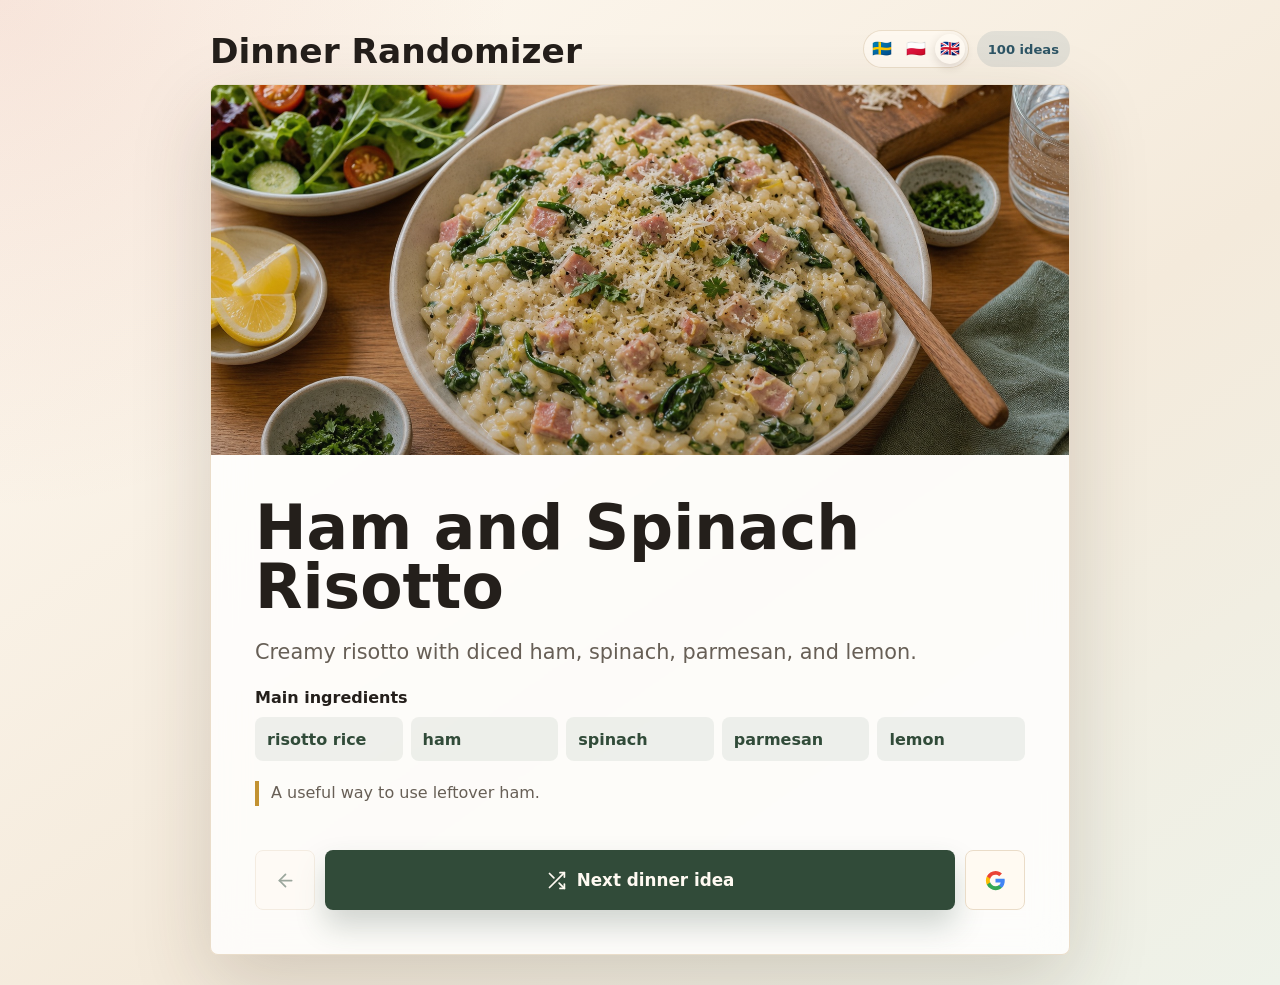
<file: index.html>
<!doctype html>
<html lang="en">
  <head>
    <meta charset="utf-8">
    <meta name="viewport" content="width=device-width, initial-scale=1">
    <meta name="theme-color" content="#f7f0e8">
    <title>Dinner Randomizer</title>
    <link rel="preload" href="assets/dinner-table.jpg" as="image">
    <link rel="stylesheet" href="styles.css">
  </head>
  <body>
    <main class="app-shell">
      <header class="topbar">
        <div>
          <h1 id="appTitle">Dinner Randomizer</h1>
        </div>
        <div class="topbar-controls">
          <div class="language-switcher" id="languageSwitcher" role="group" aria-label="Language">
            <button class="language-button" type="button" data-language="sv" aria-label="Svenska" aria-pressed="false" title="Svenska">
              <span aria-hidden="true">🇸🇪</span>
            </button>
            <button class="language-button" type="button" data-language="pl" aria-label="Polski" aria-pressed="false" title="Polski">
              <span aria-hidden="true">🇵🇱</span>
            </button>
            <button class="language-button" type="button" data-language="en" aria-label="English" aria-pressed="true" title="English">
              <span aria-hidden="true">🇬🇧</span>
            </button>
          </div>
          <span class="pool-count" id="poolCount">Loading ideas</span>
        </div>
      </header>

      <section class="planner" aria-labelledby="planner-title">
        <div class="image-strip" aria-hidden="true">
          <img id="dinnerImage" src="assets/dinner-table.jpg" alt="">
        </div>

        <article class="dinner-card" id="dinnerCard" aria-live="polite">
          <h2 id="planner-title">
            <span id="dinnerName">Loading dinner ideas...</span>
          </h2>

          <p class="description" id="dinnerDescription">The app is reading the dinner list.</p>

          <div class="ingredient-panel">
            <h3 id="ingredientHeading">Main ingredients</h3>
            <ul id="ingredientList"></ul>
          </div>

          <p class="notes" id="dinnerNotes"></p>
        </article>

        <div class="actions" id="dinnerNavigation" aria-label="Dinner navigation">
          <button class="secondary-action icon-action" id="backDinner" type="button" disabled aria-label="Back" title="Back">
            <svg aria-hidden="true" viewBox="0 0 24 24">
              <path d="m12 19-7-7 7-7"></path>
              <path d="M19 12H5"></path>
            </svg>
          </button>
          <button class="primary-action" id="pickDinner" type="button">
            <svg aria-hidden="true" viewBox="0 0 24 24">
              <path d="M16 3h5v5"></path>
              <path d="M4 20 21 3"></path>
              <path d="M21 16v5h-5"></path>
              <path d="M15 15 21 21"></path>
              <path d="M4 4l5 5"></path>
            </svg>
            <span id="pickLabel">Next dinner idea</span>
          </button>
          <button class="google-action icon-action" id="recipeSearch" type="button" disabled aria-label="Search recipe on Google" title="Search recipe on Google">
            <svg aria-hidden="true" viewBox="0 0 24 24">
              <path fill="#4285f4" d="M22.56 12.25c0-.78-.07-1.53-.2-2.25H12v4.26h5.92c-.26 1.37-1.04 2.53-2.21 3.31v2.77h3.57c2.08-1.92 3.28-4.74 3.28-8.09z"></path>
              <path fill="#34a853" d="M12 23c2.97 0 5.46-.98 7.28-2.66l-3.57-2.77c-.98.66-2.24 1.06-3.71 1.06-2.86 0-5.29-1.93-6.16-4.53H2.18v2.84C3.99 20.53 7.7 23 12 23z"></path>
              <path fill="#fbbc05" d="M5.84 14.1c-.22-.66-.35-1.36-.35-2.1s.13-1.44.35-2.1V7.06H2.18C1.43 8.55 1 10.24 1 12s.43 3.45 1.18 4.94l3.66-2.84z"></path>
              <path fill="#ea4335" d="M12 5.38c1.62 0 3.06.56 4.21 1.64l3.15-3.15C17.45 2.09 14.97 1 12 1 7.7 1 3.99 3.47 2.18 7.06L5.84 9.9C6.71 7.3 9.14 5.38 12 5.38z"></path>
            </svg>
          </button>
        </div>
      </section>
    </main>

    <script src="app.js" defer></script>
  </body>
</html>
</file>
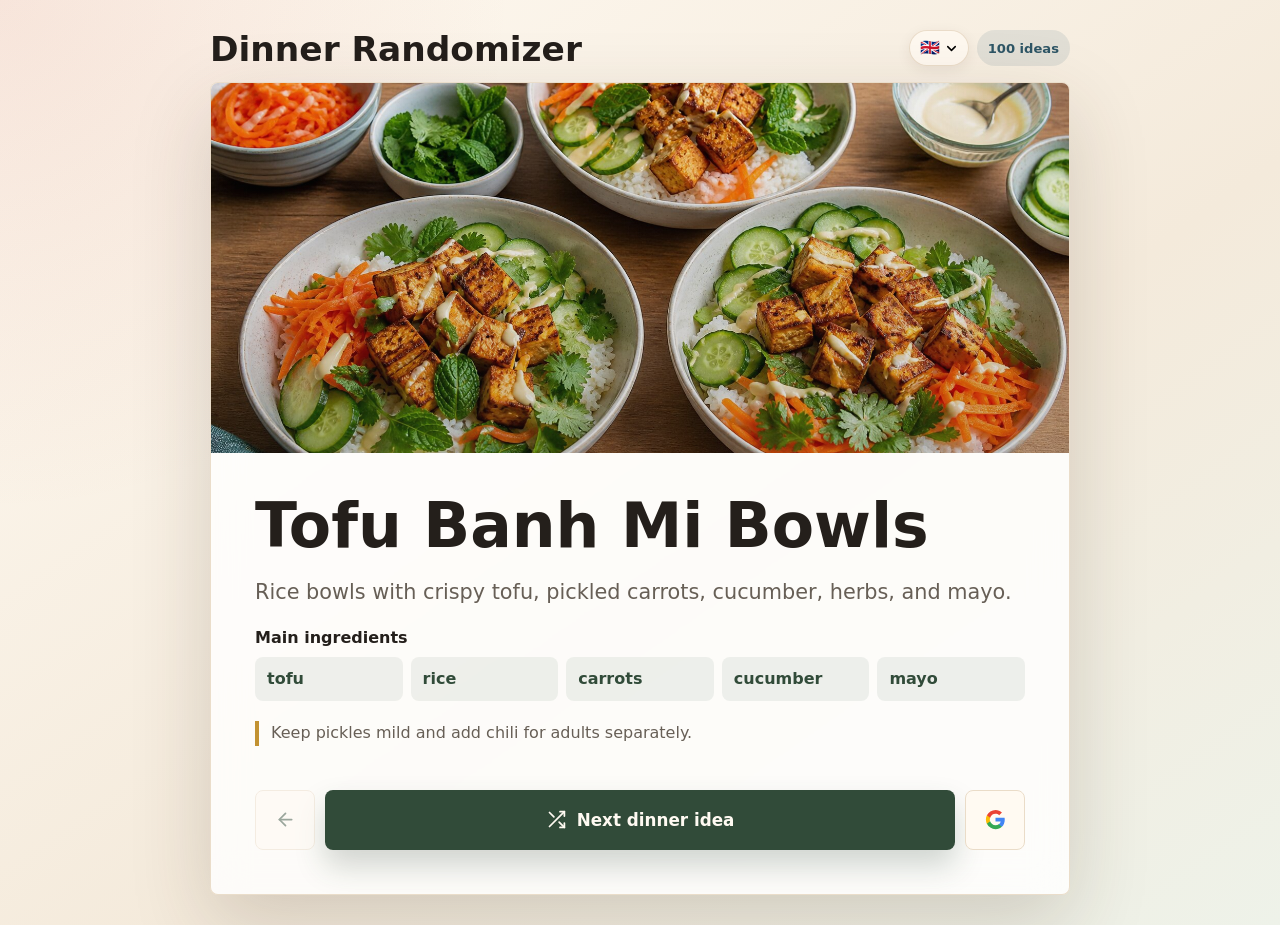
<file: web/index.html>
<!doctype html>
<html lang="en">
  <head>
    <meta charset="utf-8">
    <meta name="viewport" content="width=device-width, initial-scale=1">
    <meta name="theme-color" content="#f7f0e8">
    <meta name="apple-mobile-web-app-title" content="Dinner">
    <meta name="application-name" content="Dinner Randomizer">
    <title>Dinner Randomizer</title>
    <link rel="manifest" href="site.webmanifest">
    <link rel="apple-touch-icon" sizes="180x180" href="assets/icons/apple-touch-icon.png">
    <link rel="icon" type="image/svg+xml" href="assets/icons/dinner-randomizer-icon.svg">
    <link rel="icon" type="image/png" sizes="32x32" href="assets/icons/favicon-32.png">
    <link rel="stylesheet" href="styles.css?v=2">
  </head>
  <body>
    <main class="app-shell">
      <header class="topbar">
        <div>
          <h1 id="appTitle">Dinner Randomizer</h1>
        </div>
        <div class="topbar-controls">
          <div class="language-switcher" id="languageSwitcher" aria-label="Language">
            <button class="language-toggle" id="languageToggle" type="button" aria-haspopup="true" aria-expanded="false" aria-controls="languageMenu">
              <span class="language-toggle-flag" id="languageToggleFlag" aria-hidden="true">🇬🇧</span>
              <svg aria-hidden="true" viewBox="0 0 24 24">
                <path d="m6 9 6 6 6-6"></path>
              </svg>
            </button>
            <div class="language-menu" id="languageMenu" role="menu" hidden>
              <button class="language-option" type="button" role="menuitemradio" data-language="sv" aria-checked="false">
                <span aria-hidden="true">🇸🇪</span>
                <span>Svenska</span>
              </button>
              <button class="language-option" type="button" role="menuitemradio" data-language="no" aria-checked="false">
                <span aria-hidden="true">🇳🇴</span>
                <span>Norsk</span>
              </button>
              <button class="language-option" type="button" role="menuitemradio" data-language="pl" aria-checked="false">
                <span aria-hidden="true">🇵🇱</span>
                <span>Polski</span>
              </button>
              <button class="language-option" type="button" role="menuitemradio" data-language="en" aria-checked="true">
                <span aria-hidden="true">🇬🇧</span>
                <span>English</span>
              </button>
            </div>
          </div>
          <span class="pool-count" id="poolCount">Loading ideas</span>
        </div>
      </header>

      <section class="planner" id="planner" data-status="loading" aria-labelledby="planner-title">
        <div class="image-strip" aria-hidden="true">
          <img id="dinnerImage" alt="">
        </div>

        <article class="dinner-card" id="dinnerCard" aria-live="polite">
          <h2 id="planner-title">
            <span id="dinnerName">Loading dinner ideas...</span>
          </h2>

          <p class="description" id="dinnerDescription">The app is reading the dinner list.</p>

          <div class="ingredient-panel">
            <h3 id="ingredientHeading">Main ingredients</h3>
            <ul id="ingredientList"></ul>
          </div>

          <p class="notes" id="dinnerNotes"></p>
        </article>

        <div class="actions" id="dinnerNavigation" aria-label="Dinner navigation">
          <button class="secondary-action icon-action" id="backDinner" type="button" disabled aria-label="Back" title="Back">
            <svg aria-hidden="true" viewBox="0 0 24 24">
              <path d="m12 19-7-7 7-7"></path>
              <path d="M19 12H5"></path>
            </svg>
          </button>
          <button class="primary-action" id="pickDinner" type="button">
            <svg aria-hidden="true" viewBox="0 0 24 24">
              <path d="M16 3h5v5"></path>
              <path d="M4 20 21 3"></path>
              <path d="M21 16v5h-5"></path>
              <path d="M15 15 21 21"></path>
              <path d="M4 4l5 5"></path>
            </svg>
            <span id="pickLabel">Next dinner idea</span>
          </button>
          <a class="google-action icon-action" id="recipeSearch" target="_blank" rel="noopener" role="button" aria-disabled="true" aria-label="Search recipe on Google" title="Search recipe on Google" tabindex="-1">
            <svg aria-hidden="true" viewBox="0 0 24 24">
              <path fill="#4285f4" d="M22.56 12.25c0-.78-.07-1.53-.2-2.25H12v4.26h5.92c-.26 1.37-1.04 2.53-2.21 3.31v2.77h3.57c2.08-1.92 3.28-4.74 3.28-8.09z"></path>
              <path fill="#34a853" d="M12 23c2.97 0 5.46-.98 7.28-2.66l-3.57-2.77c-.98.66-2.24 1.06-3.71 1.06-2.86 0-5.29-1.93-6.16-4.53H2.18v2.84C3.99 20.53 7.7 23 12 23z"></path>
              <path fill="#fbbc05" d="M5.84 14.1c-.22-.66-.35-1.36-.35-2.1s.13-1.44.35-2.1V7.06H2.18C1.43 8.55 1 10.24 1 12s.43 3.45 1.18 4.94l3.66-2.84z"></path>
              <path fill="#ea4335" d="M12 5.38c1.62 0 3.06.56 4.21 1.64l3.15-3.15C17.45 2.09 14.97 1 12 1 7.7 1 3.99 3.47 2.18 7.06L5.84 9.9C6.71 7.3 9.14 5.38 12 5.38z"></path>
            </svg>
          </a>
        </div>
      </section>
    </main>

    <script src="app.js?v=2" defer></script>
  </body>
</html>
</file>
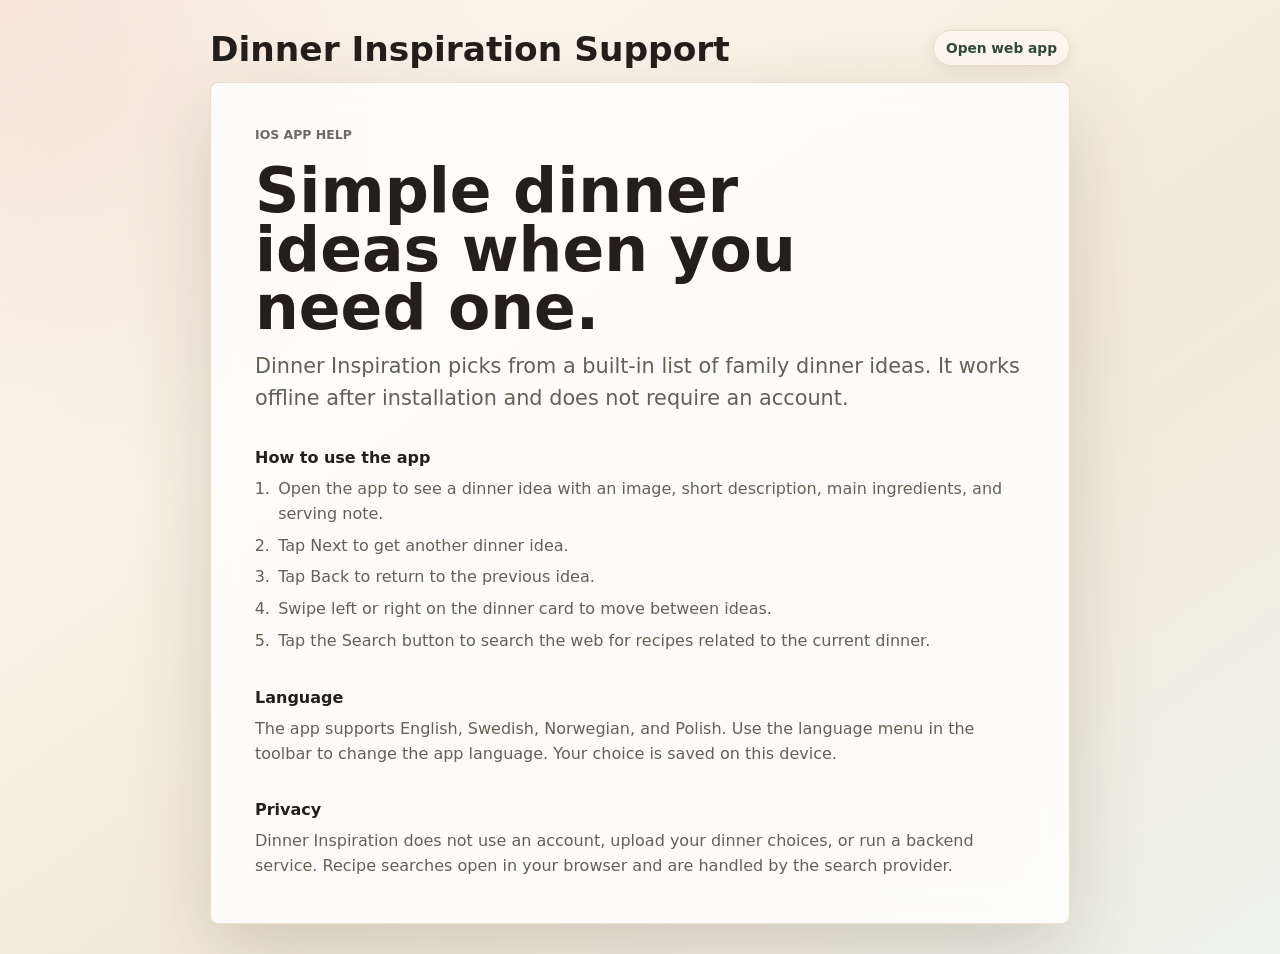
<file: web/support.html>
<!doctype html>
<html lang="en">
  <head>
    <meta charset="utf-8">
    <meta name="viewport" content="width=device-width, initial-scale=1">
    <meta name="theme-color" content="#f7f0e8">
    <meta name="apple-mobile-web-app-title" content="Dinner Support">
    <meta name="application-name" content="Dinner Inspiration Support">
    <title>Dinner Inspiration Support</title>
    <link rel="apple-touch-icon" sizes="180x180" href="assets/icons/apple-touch-icon.png">
    <link rel="icon" type="image/svg+xml" href="assets/icons/dinner-randomizer-icon.svg">
    <link rel="icon" type="image/png" sizes="32x32" href="assets/icons/favicon-32.png">
    <link rel="stylesheet" href="styles.css?v=2">
  </head>
  <body>
    <main class="app-shell support-shell">
      <header class="topbar">
        <div>
          <h1>Dinner Inspiration Support</h1>
        </div>
        <a class="support-home-link" href="index.html">Open web app</a>
      </header>

      <section class="support-panel" aria-labelledby="support-title">
        <div class="support-intro">
          <p class="eyebrow">iOS app help</p>
          <h2 id="support-title">Simple dinner ideas when you need one.</h2>
          <p class="description">Dinner Inspiration picks from a built-in list of family dinner ideas. It works offline after installation and does not require an account.</p>
        </div>

        <div class="support-section">
          <h3>How to use the app</h3>
          <ol class="support-steps">
            <li>Open the app to see a dinner idea with an image, short description, main ingredients, and serving note.</li>
            <li>Tap Next to get another dinner idea.</li>
            <li>Tap Back to return to the previous idea.</li>
            <li>Swipe left or right on the dinner card to move between ideas.</li>
            <li>Tap the Search button to search the web for recipes related to the current dinner.</li>
          </ol>
        </div>

        <section class="support-section" aria-labelledby="language-title">
          <h3 id="language-title">Language</h3>
          <p>The app supports English, Swedish, Norwegian, and Polish. Use the language menu in the toolbar to change the app language. Your choice is saved on this device.</p>
        </section>

        <div class="support-section">
          <h3>Privacy</h3>
          <p>Dinner Inspiration does not use an account, upload your dinner choices, or run a backend service. Recipe searches open in your browser and are handled by the search provider.</p>
        </div>
      </section>
    </main>
  </body>
</html>
</file>
<file: styles.css>
:root {
  color-scheme: light;
  --ink: #241f1b;
  --muted: #675f56;
  --paper: #fffaf2;
  --line: #eadcc8;
  --sage: #516c56;
  --sage-dark: #314b39;
  --tomato: #b84c35;
  --mustard: #c29232;
  --sky: #456b7b;
  --shadow: 0 28px 80px rgba(60, 42, 28, 0.18);
  --radius: 8px;
  font-family: Inter, ui-sans-serif, system-ui, -apple-system, BlinkMacSystemFont, "Segoe UI", sans-serif;
}

* {
  box-sizing: border-box;
}

body {
  margin: 0;
  min-height: 100vh;
  background:
    radial-gradient(circle at top left, rgba(191, 77, 53, 0.12), transparent 32rem),
    linear-gradient(145deg, #fffaf2 0%, #f4eadb 58%, #eef2e9 100%);
  color: var(--ink);
}

button {
  font: inherit;
  cursor: pointer;
}

.app-shell {
  width: min(920px, 100%);
  min-height: 100vh;
  margin: 0 auto;
  padding: clamp(14px, 3vw, 30px);
  display: grid;
  align-content: center;
  gap: clamp(10px, 2vw, 16px);
}

.topbar {
  display: flex;
  align-items: end;
  justify-content: space-between;
  gap: 18px;
}

.topbar-controls {
  display: inline-flex;
  align-items: center;
  justify-content: end;
  gap: 8px;
}

.eyebrow {
  margin: 0 0 8px;
  color: currentColor;
  font-size: 0.78rem;
  font-weight: 850;
  letter-spacing: 0;
  text-transform: uppercase;
  opacity: 0.66;
}

h1,
h2,
h3,
p {
  overflow-wrap: anywhere;
}

h1 {
  margin: 0;
  font-size: clamp(1.4rem, 3.4vw, 2.15rem);
  line-height: 1;
  letter-spacing: 0;
}

.pool-count {
  display: inline-flex;
  align-items: center;
  justify-content: center;
  min-height: 36px;
  padding: 0 11px;
  border-radius: 999px;
  font-size: 0.82rem;
  font-weight: 850;
  white-space: nowrap;
}

.pool-count {
  background: rgba(69, 107, 123, 0.12);
  color: #2e5565;
}

.language-switcher {
  display: inline-flex;
  align-items: center;
  gap: 4px;
  padding: 3px;
  border: 1px solid rgba(234, 220, 200, 0.96);
  border-radius: 999px;
  background: rgba(255, 250, 242, 0.78);
}

.language-button {
  width: 30px;
  height: 30px;
  display: inline-flex;
  align-items: center;
  justify-content: center;
  padding: 0;
  border: 0;
  border-radius: 999px;
  background: transparent;
  font-size: 1rem;
  line-height: 1;
  transition: transform 160ms ease, background 160ms ease, box-shadow 160ms ease;
}

.language-button:hover,
.language-button:focus-visible {
  transform: translateY(-1px);
}

.language-button:focus-visible {
  outline: 2px solid rgba(69, 107, 123, 0.55);
  outline-offset: 2px;
}

.language-button[aria-pressed="true"] {
  background: #fffaf2;
  box-shadow: 0 3px 10px rgba(60, 42, 28, 0.16);
}

.planner {
  overflow: hidden;
  background: rgba(255, 255, 255, 0.82);
  border: 1px solid rgba(234, 220, 200, 0.96);
  border-radius: var(--radius);
  box-shadow: var(--shadow);
  backdrop-filter: blur(18px);
}

.image-strip {
  height: clamp(230px, 43vw, 370px);
  position: relative;
  overflow: hidden;
}

.image-strip img {
  width: 100%;
  height: 100%;
  display: block;
  object-fit: cover;
  object-position: center 44%;
  filter: saturate(0.98);
}

.image-strip::after {
  content: "";
  position: absolute;
  inset: 0;
  background: linear-gradient(180deg, rgba(36, 31, 27, 0.06), rgba(36, 31, 27, 0.2));
}

.dinner-card {
  display: grid;
  gap: clamp(15px, 2.4vw, 20px);
  padding: clamp(22px, 5vw, 44px);
}

h2 {
  margin: 0;
  max-width: 18ch;
  font-size: clamp(2rem, 5.4vw, 3.85rem);
  line-height: 0.95;
  letter-spacing: 0;
}

.description {
  margin: 0;
  max-width: 58rem;
  color: var(--muted);
  font-size: clamp(1.05rem, 2.5vw, 1.3rem);
  line-height: 1.55;
}

.ingredient-panel {
  display: grid;
  gap: 10px;
}

.ingredient-panel h3 {
  margin: 0;
  font-size: 1rem;
}

.ingredient-panel ul {
  display: grid;
  grid-template-columns: repeat(auto-fit, minmax(135px, 1fr));
  gap: 8px;
  padding: 0;
  margin: 0;
  list-style: none;
}

.ingredient-panel li {
  min-height: 44px;
  display: flex;
  align-items: center;
  padding: 10px 12px;
  border-radius: var(--radius);
  background: rgba(81, 108, 86, 0.09);
  color: var(--sage-dark);
  font-weight: 750;
}

.notes {
  margin: 0;
  padding-left: 12px;
  border-left: 4px solid var(--mustard);
  color: var(--muted);
  font-size: 1rem;
  line-height: 1.55;
}

.actions {
  display: grid;
  grid-template-columns: 60px 1fr 60px;
  gap: 10px;
  padding: 0 clamp(22px, 5vw, 44px) clamp(22px, 5vw, 44px);
}

.primary-action,
.secondary-action,
.google-action {
  min-height: 60px;
  display: inline-flex;
  align-items: center;
  justify-content: center;
  gap: 10px;
  border-radius: var(--radius);
  font-size: 1.05rem;
  font-weight: 900;
  transition: transform 160ms ease, box-shadow 160ms ease, background 160ms ease, opacity 160ms ease;
}

.primary-action {
  border: 0;
  background: var(--sage-dark);
  color: #fffaf2;
  box-shadow: 0 16px 30px rgba(49, 75, 57, 0.22);
}

.secondary-action {
  border: 1px solid var(--line);
  background: #fffaf2;
  color: var(--sage-dark);
}

.icon-action {
  width: 60px;
  height: 60px;
  min-width: 60px;
  max-width: 60px;
  min-height: 60px;
  max-height: 60px;
  padding: 0;
}

.google-action {
  padding: 0;
  border: 1px solid var(--line);
  background: #fffaf2;
  color: var(--ink);
}

.google-action svg,
.google-action path {
  stroke: none;
}

.primary-action:hover,
.primary-action:focus-visible,
.secondary-action:not(:disabled):hover,
.secondary-action:not(:disabled):focus-visible,
.google-action:not(:disabled):hover,
.google-action:not(:disabled):focus-visible {
  transform: translateY(-1px);
}

.primary-action:hover,
.primary-action:focus-visible {
  background: #283f30;
  box-shadow: 0 18px 34px rgba(49, 75, 57, 0.28);
}

.secondary-action:disabled {
  cursor: not-allowed;
  opacity: 0.48;
}

.google-action:not(:disabled):hover,
.google-action:not(:disabled):focus-visible {
  box-shadow: 0 12px 24px rgba(60, 42, 28, 0.12);
}

.google-action:disabled {
  cursor: not-allowed;
  opacity: 0.48;
}

svg {
  width: 21px;
  height: 21px;
  fill: none;
  stroke: currentColor;
  stroke-linecap: round;
  stroke-linejoin: round;
  stroke-width: 2;
}

@media (max-width: 640px) {
  .app-shell {
    padding: 8px;
    align-content: start;
    gap: 7px;
  }

  .topbar {
    align-items: center;
    gap: 10px;
  }

  .topbar-controls {
    gap: 6px;
  }

  h1 {
    font-size: 1.28rem;
  }

  .pool-count {
    min-height: 26px;
    padding: 0 9px;
    font-size: 0.76rem;
  }

  .language-switcher {
    padding: 2px;
  }

  .language-button {
    width: 28px;
    height: 28px;
    font-size: 0.95rem;
  }

  .image-strip {
    height: 188px;
  }

  .dinner-card {
    gap: 10px;
    padding: 16px;
  }

  h2 {
    max-width: 17ch;
    font-size: clamp(1.65rem, 8vw, 2.25rem);
    line-height: 0.98;
  }

  .description {
    font-size: 0.98rem;
    line-height: 1.42;
  }

  .ingredient-panel {
    gap: 7px;
  }

  .ingredient-panel h3 {
    font-size: 0.92rem;
  }

  .ingredient-panel ul {
    grid-template-columns: repeat(2, minmax(0, 1fr));
    gap: 7px;
  }

  .ingredient-panel li {
    min-height: 36px;
    padding: 8px 10px;
    font-size: 0.92rem;
  }

  .notes {
    font-size: 0.92rem;
    line-height: 1.35;
  }

  .actions {
    grid-template-columns: 50px 1fr 50px;
    gap: 8px;
    padding: 0 16px 16px;
  }

  .primary-action,
  .secondary-action,
  .google-action {
    min-height: 50px;
    font-size: 0.92rem;
  }

  .icon-action {
    width: 50px;
    height: 50px;
    min-width: 50px;
    max-width: 50px;
    min-height: 50px;
    max-height: 50px;
  }
}
</file>
<file: web/styles.css>
:root {
  color-scheme: light;
  --ink: #241f1b;
  --muted: #675f56;
  --paper: #fffaf2;
  --line: #eadcc8;
  --sage: #516c56;
  --sage-dark: #314b39;
  --tomato: #b84c35;
  --mustard: #c29232;
  --sky: #456b7b;
  --shadow: 0 28px 80px rgba(60, 42, 28, 0.18);
  --radius: 8px;
  font-family: Inter, ui-sans-serif, system-ui, -apple-system, BlinkMacSystemFont, "Segoe UI", sans-serif;
}

* {
  box-sizing: border-box;
}

body {
  margin: 0;
  min-height: 100vh;
  background:
    radial-gradient(circle at top left, rgba(191, 77, 53, 0.12), transparent 32rem),
    linear-gradient(145deg, #fffaf2 0%, #f4eadb 58%, #eef2e9 100%);
  color: var(--ink);
}

button {
  font: inherit;
  cursor: pointer;
}

.app-shell {
  width: min(920px, 100%);
  min-height: 100vh;
  margin: 0 auto;
  padding: clamp(14px, 3vw, 30px);
  display: grid;
  align-content: center;
  gap: clamp(10px, 2vw, 16px);
}

.topbar {
  display: flex;
  align-items: end;
  justify-content: space-between;
  gap: 18px;
}

.topbar-controls {
  display: inline-flex;
  align-items: center;
  justify-content: end;
  gap: 8px;
}

.eyebrow {
  margin: 0 0 8px;
  color: currentColor;
  font-size: 0.78rem;
  font-weight: 850;
  letter-spacing: 0;
  text-transform: uppercase;
  opacity: 0.66;
}

h1,
h2,
h3,
p {
  overflow-wrap: anywhere;
}

h1 {
  margin: 0;
  font-size: clamp(1.4rem, 3.4vw, 2.15rem);
  line-height: 1;
  letter-spacing: 0;
}

.pool-count {
  display: inline-flex;
  align-items: center;
  justify-content: center;
  min-height: 36px;
  padding: 0 11px;
  border-radius: 999px;
  font-size: 0.82rem;
  font-weight: 850;
  white-space: nowrap;
}

.pool-count {
  background: rgba(69, 107, 123, 0.12);
  color: #2e5565;
}

.language-switcher {
  position: relative;
}

.language-toggle {
  min-width: 48px;
  height: 36px;
  display: inline-flex;
  align-items: center;
  justify-content: center;
  gap: 4px;
  padding: 0 9px 0 10px;
  border: 1px solid rgba(234, 220, 200, 0.96);
  border-radius: 999px;
  background: rgba(255, 250, 242, 0.86);
  font-size: 1rem;
  line-height: 1;
  box-shadow: 0 4px 14px rgba(60, 42, 28, 0.08);
  transition: transform 160ms ease, box-shadow 160ms ease, background 160ms ease;
}

.language-toggle svg {
  width: 15px;
  height: 15px;
  stroke-width: 2.4;
}

.language-toggle:hover,
.language-toggle:focus-visible {
  transform: translateY(-1px);
  background: #fffaf2;
  box-shadow: 0 8px 22px rgba(60, 42, 28, 0.14);
}

.language-toggle:focus-visible,
.language-option:focus-visible {
  outline: 2px solid rgba(69, 107, 123, 0.55);
  outline-offset: 2px;
}

.language-menu {
  position: absolute;
  top: calc(100% + 8px);
  right: 0;
  z-index: 10;
  width: 178px;
  display: grid;
  gap: 3px;
  padding: 6px;
  border: 1px solid rgba(234, 220, 200, 0.96);
  border-radius: var(--radius);
  background: rgba(255, 250, 242, 0.98);
  box-shadow: 0 18px 48px rgba(60, 42, 28, 0.18);
}

.language-menu[hidden] {
  display: none;
}

.language-option {
  min-height: 38px;
  display: grid;
  grid-template-columns: 24px 1fr;
  align-items: center;
  gap: 9px;
  padding: 8px 10px;
  border: 0;
  border-radius: 6px;
  background: transparent;
  color: var(--ink);
  font-size: 0.92rem;
  font-weight: 780;
  text-align: left;
  transition: background 160ms ease, color 160ms ease;
}

.language-option:hover,
.language-option:focus-visible {
  background: rgba(69, 107, 123, 0.1);
}

.language-option[aria-checked="true"] {
  background: var(--sage-dark);
  color: #fffaf2;
}

.planner {
  overflow: hidden;
  background: rgba(255, 255, 255, 0.82);
  border: 1px solid rgba(234, 220, 200, 0.96);
  border-radius: var(--radius);
  box-shadow: var(--shadow);
  backdrop-filter: blur(18px);
}

.support-shell {
  align-content: start;
}

.support-home-link {
  min-height: 36px;
  display: inline-flex;
  align-items: center;
  justify-content: center;
  padding: 0 12px;
  border: 1px solid var(--line);
  border-radius: 999px;
  background: rgba(255, 250, 242, 0.86);
  color: var(--sage-dark);
  font-size: 0.86rem;
  font-weight: 850;
  text-decoration: none;
  white-space: nowrap;
  box-shadow: 0 4px 14px rgba(60, 42, 28, 0.08);
  transition: transform 160ms ease, box-shadow 160ms ease, background 160ms ease;
}

.support-home-link:hover,
.support-home-link:focus-visible {
  transform: translateY(-1px);
  background: #fffaf2;
  box-shadow: 0 8px 22px rgba(60, 42, 28, 0.14);
}

.support-home-link:focus-visible {
  outline: 2px solid rgba(69, 107, 123, 0.55);
  outline-offset: 2px;
}

.support-panel {
  display: grid;
  gap: clamp(24px, 4vw, 34px);
  padding: clamp(22px, 5vw, 44px);
  border: 1px solid rgba(234, 220, 200, 0.96);
  border-radius: var(--radius);
  background: rgba(255, 255, 255, 0.82);
  box-shadow: var(--shadow);
  backdrop-filter: blur(18px);
}

.support-intro {
  display: grid;
  gap: 12px;
}

.support-intro h2 {
  max-width: 13ch;
}

.support-section {
  display: grid;
  gap: 10px;
}

.support-section h3 {
  margin: 0;
  font-size: 1rem;
}

.support-section p,
.support-steps,
.support-list {
  margin: 0;
  color: var(--muted);
  font-size: 1rem;
  line-height: 1.55;
}

.support-steps,
.support-list {
  padding-left: 1.25rem;
}

.support-steps li,
.support-list li {
  padding-left: 0.2rem;
}

.support-steps li + li,
.support-list li + li {
  margin-top: 7px;
}

.image-strip {
  height: clamp(230px, 43vw, 370px);
  position: relative;
  overflow: hidden;
  background: #f6ead8;
}

.image-strip img {
  position: relative;
  z-index: 1;
  width: 100%;
  height: 100%;
  display: block;
  object-fit: cover;
  object-position: center 44%;
  filter: saturate(0.98);
  opacity: 1;
  transition: opacity 220ms ease;
}

.image-strip::before {
  content: "";
  position: absolute;
  inset: 0;
  background:
    linear-gradient(100deg, transparent 24%, rgba(255, 250, 242, 0.58) 42%, transparent 60%),
    linear-gradient(135deg, rgba(184, 76, 53, 0.16), transparent 36%),
    linear-gradient(315deg, rgba(69, 107, 123, 0.16), transparent 42%),
    #f6ead8;
  background-size: 240% 100%, auto, auto, auto;
  opacity: 0;
  transform: translateZ(0);
  transition: opacity 180ms ease;
}

.image-strip::after {
  content: "";
  position: absolute;
  inset: 0;
  z-index: 2;
  background: linear-gradient(180deg, rgba(36, 31, 27, 0.06), rgba(36, 31, 27, 0.2));
}

.planner[data-status="loading"] .image-strip img {
  opacity: 0;
}

.planner[data-status="loading"] .image-strip::before {
  opacity: 1;
  animation: loading-sheen 1.5s ease-in-out infinite;
}

.planner[data-status="loading"] .image-strip::after {
  background:
    linear-gradient(180deg, rgba(36, 31, 27, 0.02), rgba(36, 31, 27, 0.1)),
    repeating-linear-gradient(90deg, transparent 0 22px, rgba(255, 250, 242, 0.14) 22px 23px);
}

.dinner-card {
  display: grid;
  gap: clamp(15px, 2.4vw, 20px);
  padding: clamp(22px, 5vw, 44px);
}

h2 {
  margin: 0;
  max-width: 18ch;
  font-size: clamp(2rem, 5.4vw, 3.85rem);
  line-height: 0.95;
  letter-spacing: 0;
}

.description {
  margin: 0;
  max-width: 58rem;
  color: var(--muted);
  font-size: clamp(1.05rem, 2.5vw, 1.3rem);
  line-height: 1.55;
}

.ingredient-panel {
  display: grid;
  gap: 10px;
}

.ingredient-panel h3 {
  margin: 0;
  font-size: 1rem;
}

.ingredient-panel ul {
  display: grid;
  grid-template-columns: repeat(auto-fit, minmax(135px, 1fr));
  gap: 8px;
  padding: 0;
  margin: 0;
  list-style: none;
}

.ingredient-panel li {
  min-height: 44px;
  display: flex;
  align-items: center;
  padding: 10px 12px;
  border-radius: var(--radius);
  background: rgba(81, 108, 86, 0.09);
  color: var(--sage-dark);
  font-weight: 750;
}

.notes {
  margin: 0;
  padding-left: 12px;
  border-left: 4px solid var(--mustard);
  color: var(--muted);
  font-size: 1rem;
  line-height: 1.55;
}

.actions {
  display: grid;
  grid-template-columns: 60px 1fr 60px;
  gap: 10px;
  padding: 0 clamp(22px, 5vw, 44px) clamp(22px, 5vw, 44px);
}

.primary-action,
.secondary-action,
.google-action {
  min-height: 60px;
  display: inline-flex;
  align-items: center;
  justify-content: center;
  gap: 10px;
  border-radius: var(--radius);
  font-size: 1.05rem;
  font-weight: 900;
  transition: transform 160ms ease, box-shadow 160ms ease, background 160ms ease, opacity 160ms ease;
}

.primary-action {
  border: 0;
  background: var(--sage-dark);
  color: #fffaf2;
  box-shadow: 0 16px 30px rgba(49, 75, 57, 0.22);
}

.secondary-action {
  border: 1px solid var(--line);
  background: #fffaf2;
  color: var(--sage-dark);
}

.icon-action {
  width: 60px;
  height: 60px;
  min-width: 60px;
  max-width: 60px;
  min-height: 60px;
  max-height: 60px;
  padding: 0;
}

.google-action {
  padding: 0;
  border: 1px solid var(--line);
  background: #fffaf2;
  color: var(--ink);
  text-decoration: none;
}

.google-action svg,
.google-action path {
  stroke: none;
}

.primary-action:hover,
.primary-action:focus-visible,
.secondary-action:not(:disabled):hover,
.secondary-action:not(:disabled):focus-visible,
.google-action:not([aria-disabled="true"]):hover,
.google-action:not([aria-disabled="true"]):focus-visible {
  transform: translateY(-1px);
}

.primary-action:hover,
.primary-action:focus-visible {
  background: #283f30;
  box-shadow: 0 18px 34px rgba(49, 75, 57, 0.28);
}

.secondary-action:disabled {
  cursor: not-allowed;
  opacity: 0.48;
}

.google-action:not([aria-disabled="true"]):hover,
.google-action:not([aria-disabled="true"]):focus-visible {
  box-shadow: 0 12px 24px rgba(60, 42, 28, 0.12);
}

.google-action[aria-disabled="true"] {
  cursor: not-allowed;
  opacity: 0.48;
}

svg {
  width: 21px;
  height: 21px;
  fill: none;
  stroke: currentColor;
  stroke-linecap: round;
  stroke-linejoin: round;
  stroke-width: 2;
}

@keyframes loading-sheen {
  from {
    background-position: 130% 0, 0 0, 0 0, 0 0;
  }

  to {
    background-position: -130% 0, 0 0, 0 0, 0 0;
  }
}

@media (prefers-reduced-motion: reduce) {
  .image-strip img,
  .image-strip::before {
    transition: none;
  }

  .planner[data-status="loading"] .image-strip::before {
    animation: none;
  }
}

@media (max-width: 640px) {
  .app-shell {
    padding: 8px;
    align-content: start;
    gap: 7px;
  }

  .topbar {
    align-items: center;
    gap: 10px;
  }

  .topbar-controls {
    gap: 6px;
  }

  h1 {
    font-size: 1.28rem;
  }

  .pool-count {
    min-height: 26px;
    padding: 0 9px;
    font-size: 0.76rem;
  }

  .language-toggle {
    min-width: 44px;
    height: 30px;
    padding: 0 7px 0 8px;
    font-size: 0.95rem;
  }

  .language-toggle svg {
    width: 13px;
    height: 13px;
  }

  .language-menu {
    width: 166px;
  }

  .language-option {
    min-height: 36px;
    font-size: 0.88rem;
  }

  .support-shell {
    padding: 14px;
  }

  .support-home-link {
    min-height: 30px;
    padding: 0 9px;
    font-size: 0.76rem;
  }

  .support-panel {
    gap: 22px;
    padding: 16px;
  }

  .support-intro {
    gap: 9px;
  }

  .support-intro h2 {
    max-width: 14ch;
  }

  .support-section p,
  .support-steps,
  .support-list {
    font-size: 0.94rem;
    line-height: 1.45;
  }

  .image-strip {
    height: 188px;
  }

  .dinner-card {
    gap: 10px;
    padding: 16px;
  }

  h2 {
    max-width: 17ch;
    font-size: clamp(1.65rem, 8vw, 2.25rem);
    line-height: 0.98;
  }

  .description {
    font-size: 0.98rem;
    line-height: 1.42;
  }

  .ingredient-panel {
    gap: 7px;
  }

  .ingredient-panel h3 {
    font-size: 0.92rem;
  }

  .ingredient-panel ul {
    grid-template-columns: repeat(2, minmax(0, 1fr));
    gap: 7px;
  }

  .ingredient-panel li {
    min-height: 36px;
    padding: 8px 10px;
    font-size: 0.92rem;
  }

  .notes {
    font-size: 0.92rem;
    line-height: 1.35;
  }

  .actions {
    grid-template-columns: 50px 1fr 50px;
    gap: 8px;
    padding: 0 16px 16px;
  }

  .primary-action,
  .secondary-action,
  .google-action {
    min-height: 50px;
    font-size: 0.92rem;
  }

  .icon-action {
    width: 50px;
    height: 50px;
    min-width: 50px;
    max-width: 50px;
    min-height: 50px;
    max-height: 50px;
  }
}
</file>
